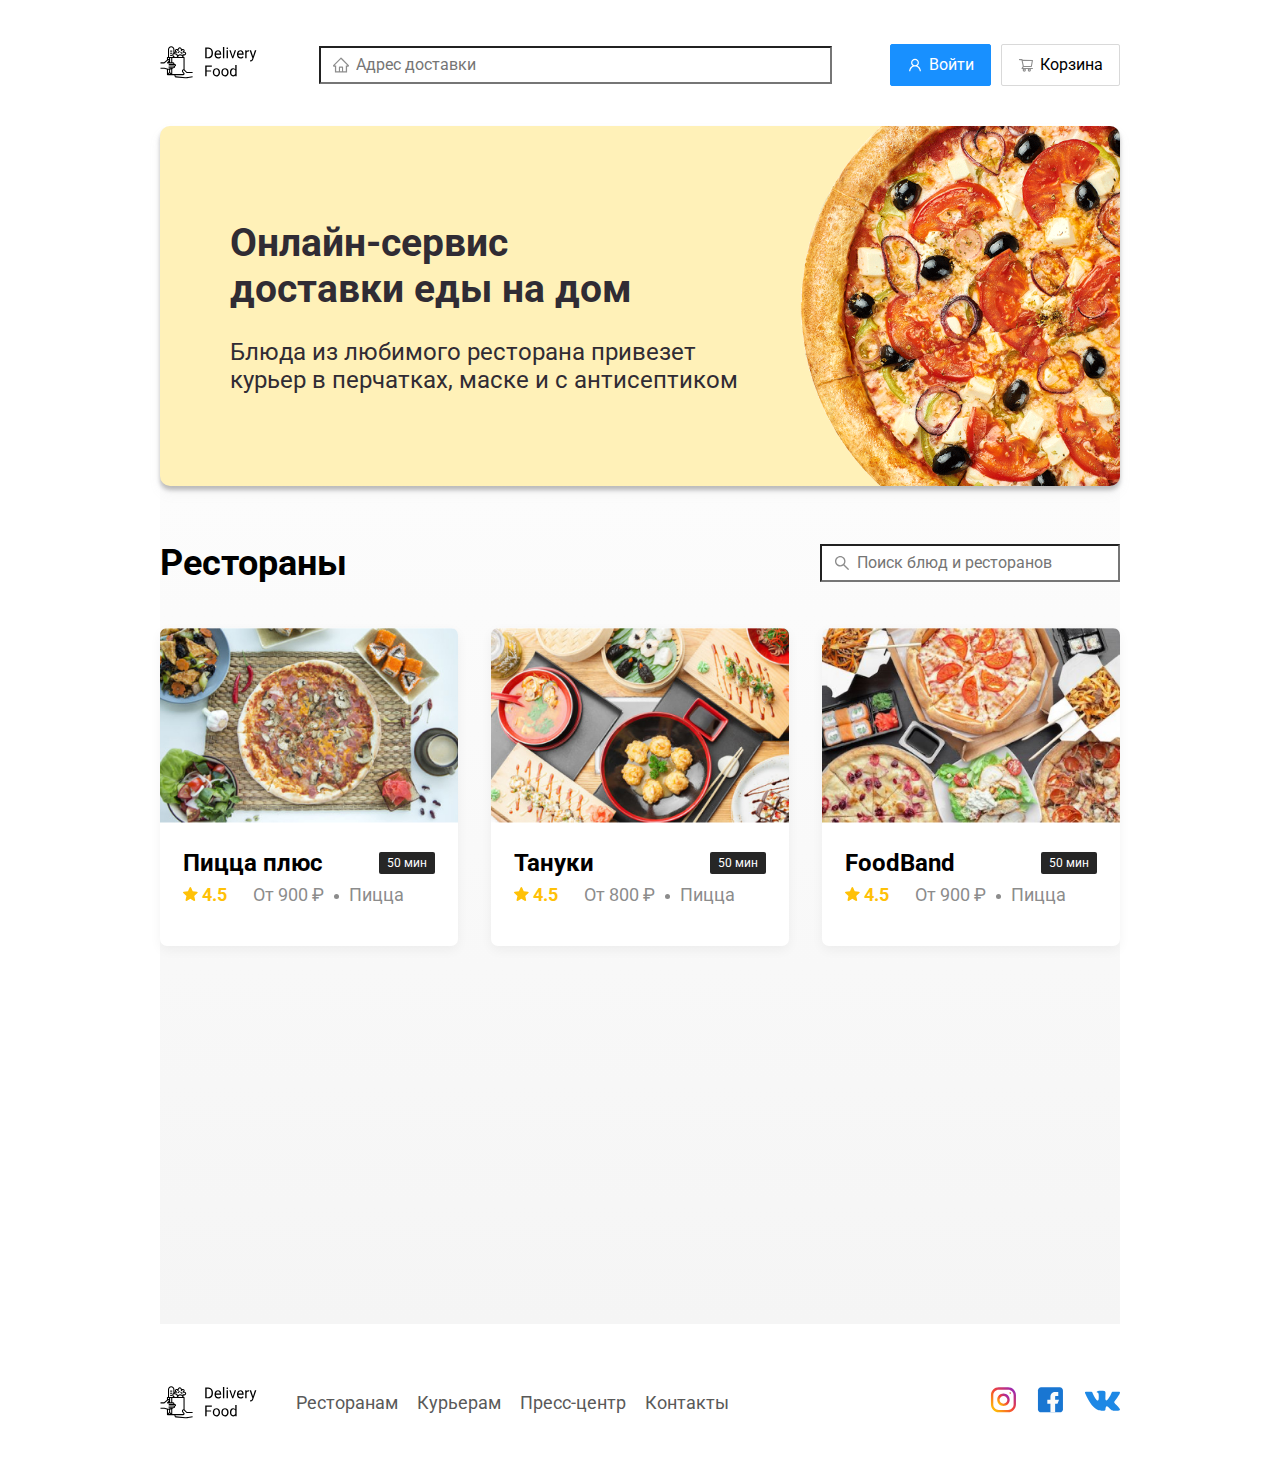
<file: index.html>
<!DOCTYPE html>
<html lang="ru">

<head>
	<meta charset="UTF-8" />
	<meta name= "viewport" content="width=device-width, initial-scale=1.0" />
	<title>Delivery Food - доставка еды на дом</title>
	<link rel="stylesheet" href="src/css/normalize.css" />
	<link rel="stylesheet" href="src/css/animate.css" />
	<link rel="stylesheet" href="src/css/style.css"/>
	<link href="https://fonts.googleapis.com/css2?family=Roboto:wght@400;700&display=swap" rel="stylesheet" />
</head>

<body>
	<!-- Шапка сайта -->
	<div class="container">		
		<header class="header">
			<!-- Логотип -->
			<a href="#" class="header-logo"><img src="src/img/logo.svg" alt="logo" class="logo"/></a>
			<!-- Поле ввода адреса -->
			<input type="text" class="input input-address" placeholder="Адрес доставки" />
			<!-- Блок с кнопками -->
			<div class="buttons">
				<button class="button button-primary">
					<img src="src/img/user.svg" alt="user" class="button-icon">
					<span class="button-text">Войти</span>
				</button>
				<button class="button">
					<img src="src/img/shopping-cart.svg" alt="shopping-cart" class="button-icon">
					<span class="button-text">Корзина</span>
				</button>
			</div>
		</header>
		<main class="main">
			<div class="container">
				<section class="promo">
					<h1 class="promo-title">Онлайн-сервис <br /> доставки еды на дом</h1>
					<p class="promo-text">Блюда из любимого ресторана привезет курьер в перчатках, маске и с антисептиком</p>
				</section>
				<!-- /.promo -->
				<section class="restaurants">
					<div class="section-heading">
						<h2 class="section-title">Рестораны</h2>
						<input type="text" class="input input-search" placeholder="Поиск блюд и ресторанов">
					</div>
					<!-- section-heading -->
					<div class="cards">
						<div class="card wow fadeInUp" data-wow-delay="0.1s">
							<img src="src/img/image00.jpg" alt="image" class="card-image" />
							<div class="card-text">
								<div class="card-heading">
									<h3 class="card-title"><a href="#" class="restaurant-link">Пицца плюс</a></h3>
									<span class="card-tag tag">50 мин</span>
								</div>
								<!-- /.card-heading -->
								<div class="card-info">
									<div class="rating">
										<img src="src/img/rating.svg" alt="rating" class="rating-star" />
									4.5</div>
									<div class="price">От 900 ₽</div>
									<div class="category">Пицца</div>
								</div>
								<!-- /.card-info -->
							</div>
							<!-- /card-text -->
						</div>
						<!-- /.card -->
						
						<div class="card wow fadeInUp" data-wow-delay="0.2s">
							<img src="src/img/image01.jpg" alt="image" class="card-image" />
							<div class="card-text">
								<div class="card-heading">
									<h3 class="card-title"><a href="restaurant.html" class="restaurant-link">Тануки</a></h3>
									<span class="card-tag tag">50 мин</span>
								</div>
								<!-- /.card-heading -->
								<div class="card-info">
									<div class="rating">
										<img src="src/img/rating.svg" alt="rating" class="rating-star" />
									4.5</div>
									<div class="price">От 800 ₽</div>
									<div class="category">Пицца</div>
								</div>
								<!-- /.card-info -->
							</div>
							<!-- /card-text -->
						</div>
						<!-- /.card -->

						<div class="card wow fadeInUp" data-wow-delay="0.3s">
							<img src="src/img/image02.jpg" alt="image" class="card-image" />
							<div class="card-text">
								<div class="card-heading">
									<h3 class="card-title"><a href="#" class="restaurant-link">FoodBand</a></h3>
									<span class="card-tag tag">50 мин</span>
								</div>
								<!-- /.card-heading -->
								<div class="card-info">
									<div class="rating">
										<img src="src/img/rating.svg" alt="rating" class="rating-star" />
									4.5</div>
									<div class="price">От 900 ₽</div>
									<div class="category">Пицца</div>
								</div>
								<!-- /.card-info -->
							</div>
							<!-- /card-text -->
						</div>
						<!-- /.card -->

						<div class="card wow fadeInUp" data-wow-delay="0.1s">
							<img src="src/img/image03.jpg" alt="image" class="card-image" />
							<div class="card-text">
								<div class="card-heading">
									<h3 class="card-title"><a href="#" class="restaurant-link">Жадина-пицца</a></h3>
									<span class="card-tag tag">50 мин</span>
								</div>
								<!-- /.card-heading -->
								<div class="card-info">
									<div class="rating">
										<img src="src/img/rating.svg" alt="rating" class="rating-star" />
									4.5</div>
									<div class="price">От 780 ₽</div>
									<div class="category">Пицца</div>
								</div>
								<!-- /.card-info -->
							</div>
							<!-- /card-text -->
						</div>
						<!-- /.card -->

						<div class="card wow fadeInUp" data-wow-delay="0.2s">
							<img src="src/img/image04.jpg" alt="image" class="card-image" />
							<div class="card-text">
								<div class="card-heading">
									<h3 class="card-title"><a href="#" class="restaurant-link">Точка еды</a></h3>
									<span class="card-tag tag">50 мин</span>
								</div>
								<!-- /.card-heading -->
								<div class="card-info">
									<div class="rating">
										<img src="src/img/rating.svg" alt="rating" class="rating-star" />
									4.5</div>
									<div class="price">От 850 ₽</div>
									<div class="category">Пицца</div>
								</div>
								<!-- /.card-info -->
							</div>
							<!-- /card-text -->
						</div>
						<!-- /.card -->

						<div class="card wow fadeInUp" data-wow-delay="0.3s">
							<img src="src/img/image05.jpg" alt="image" class="card-image" />
							<div class="card-text">
								<div class="card-heading">
									<h3 class="card-title"><a href="#" class="restaurant-link">PizzaBurger</a></h3>
									<span class="card-tag tag">50 мин</span>
								</div>
								<!-- /.card-heading -->
								<div class="card-info">
									<div class="rating">
										<img src="src/img/rating.svg" alt="rating" class="rating-star" />
									4.5</div>
									<div class="price">От 750 ₽</div>
									<div class="category">Пицца</div>
								</div>
								<!-- /.card-info -->
							</div>
							<!-- /card-text -->
						</div>
						<!-- /.card -->
					</div>
					<!-- /.cards -->
				</section>
			</div>
			<!-- ./container -->
		</main>	
		<!-- /.main -->
		<div class="footer">
			<div class="container">
				<div class="footer-block">
					<img src="src/img/logo.svg" alt="logo" class="logo footer-logo" />
					<nav class="footer-nav">
						<a href="#" class="footer-link">Ресторанам</a>
						<a href="#" class="footer-link">Курьерам</a>
						<a href="#" class="footer-link">Пресс-центр</a>
						<a href="#" class="footer-link">Контакты</a>
					</nav>
					<!-- /.footer-nav -->
					<div class="social-links">
						<a href="#" class="social-link"><img src="src/img/instagram.svg" alt="instagram"></a>
						<a href="#" class="social-link"><img src="src/img/fb.svg" alt="facebook"></a>
						<a href="#" class="social-link"><img src="src/img/vk.svg" alt="В Контакте"></a>
					</div>
					<!-- /.social-links -->
				</div>
				<!-- /.footer-block -->
			</div>
			<!-- /.container -->
		</div>
		<!-- /.footer -->
	</div>
	<!-- /.container -->
	<script src="src/js/wow.min.js"></script>
	<script src="src/js/main.js"></script>
</body>
</html>
</file>
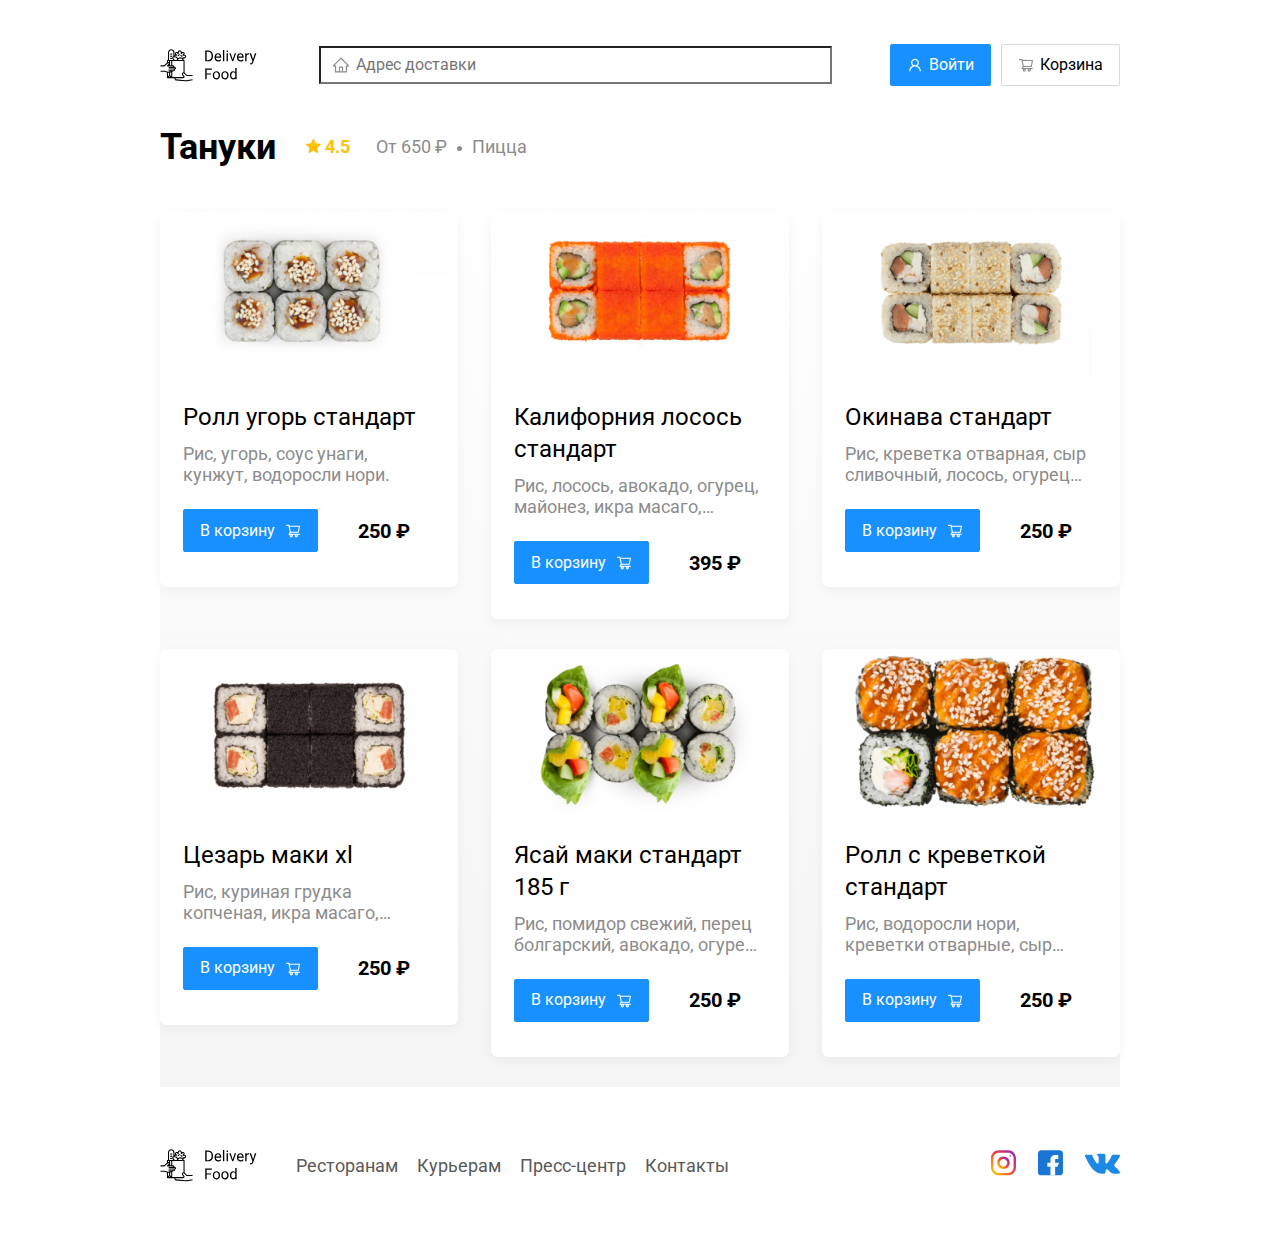
<file: restaurant.html>
<!DOCTYPE html>
<html lang="ru">

<head>
	<meta charset="UTF-8" />
	<meta name= "viewport" content="width=device-width, initial-scale=1.0" />
	<title>Тануки - доставка еды на дом</title>
	<link rel="stylesheet" href="src/css/normalize.css" />
	<link rel="stylesheet" href="src/css/animate.css" />
	<link rel="stylesheet" href="src/css/style.css" />
	<link href="https://fonts.googleapis.com/css2?family=Roboto:wght@400;700&display=swap" rel="stylesheet" />
</head>

<body>
	<!-- Шапка сайта -->
	<div class="container">		
		<header class="header">
			<!-- Логотип -->
			<img src="src/img/logo.svg" alt="logo" class="logo"/>
			<!-- Поле ввода адреса -->
			<input type="text" class="input input-address" placeholder="Адрес доставки" />
			<!-- Блок с кнопками -->
			<div class="buttons">
				<button class="button button-primary">
					<img src="src/img/user.svg" alt="user" class="button-icon">
					<span class="button-text">Войти</span>
				</button>
				<button class="button" id="card-button">
					<img src="src/img/shopping-cart.svg" alt="shopping-cart" class="button-icon">
					<span class="button-text">Корзина</span>
				</button>
			</div>
		</header>
		<main class="main">
			<div class="container">
				<section class="restaurants">
					<div class="section-heading">
						<h2 class="section-title">Тануки</h2>
						<div class="card-info">
							<div class="rating">
								<img src="src/img/rating.svg" alt="rating" class="rating-star" />
							4.5
							</div>
							<div class="price">От 650 ₽</div>
							<div class="category">Пицца</div>
						</div>
						<!-- /.card-info -->
					</div>
					<!-- section-heading -->
					<div class="cards">
						<div class="card wow fadeInUp" data-wow-delay="0.1s">
							<img src="src/img/eel-fish roll.jpg" alt="image" class="card-image" />
							<div class="card-text">
								<div class="card-heading">
									<h3 class="card-title card-title-reg">Ролл угорь стандарт</h3>
								</div>
								<!-- /.card-heading -->
								<div class="restaurant-info">
									<div class="ingridients">Рис, угорь, соус унаги, кунжут, водоросли нори.</div>
								</div>
								<!-- /.restaurant-info -->
								<div class="card-buttons">
									<button class="button button-primary">
										<span class="button-card-text">В корзину</span>
										<img src="src/img/shopping-cart-white.svg" alt="shopping-cart" class="button-card-image">
									</button>
									<strong class="card-price-bold">250 ₽</strong>
								</div>
								<!-- /.card-buttons -->
							</div>
							<!-- /card-text -->
						</div>
						<!-- /.card -->
						
						<div class="card wow fadeInUp" data-wow-delay="0.2s">
							<img src="src/img/salmon-roll.jpg" alt="image" class="card-image" />
							<div class="card-text">
								<div class="card-heading">
									<h3 class="card-title card-title-reg">Калифорния лосось стандарт</h3>
								</div>
								<!-- /.card-heading -->
								<div class="restaurant-info">
									<div class="ingridients">Рис, лосось, авокадо, огурец, майонез, икра масаго, водоросли нори.</div>
								</div>
								<!-- /.restaurant-info -->
								<div class="card-buttons">
									<button class="button button-primary">
										<span class="button-card-text">В корзину</span>
										<img src="src/img/shopping-cart-white.svg" alt="shopping-cart" class="button-card-image">
									</button>
									<strong class="card-price-bold">395 ₽</strong>
								</div>
								<!-- /.card-buttons -->
							</div>
							<!-- /card-text -->
						</div>
						<!-- /.card -->

						<div class="card wow fadeInUp" data-wow-delay="0.3s">
							<img src="src/img/okinava-standart-roll.jpg" alt="image" class="card-image" />
							<div class="card-text">
								<div class="card-heading">
									<h3 class="card-title card-title-reg">Окинава стандарт</h3>
								</div>
								<!-- /.card-heading -->
								<div class="restaurant-info">
									<div class="ingridients"> Рис, креветка отварная, сыр сливочный, лосось, огурец свежий.</div>
								</div>
								<!-- /.restaurant-info -->
								<div class="card-buttons">
									<button class="button button-primary">
										<span class="button-card-text">В корзину</span>
										<img src="src/img/shopping-cart-white.svg" alt="shopping-cart" class="button-card-image">
									</button>
									<strong class="card-price-bold">250 ₽</strong>
								</div>
								<!-- /.card-buttons -->
							</div>
							<!-- /card-text -->
						</div>
						<!-- /.card -->

						<div class="card wow fadeInUp" data-wow-delay="0.1s">
							<img src="src/img/cezar-maki-xl.jpg" alt="image" class="card-image" />
							<div class="card-text">
								<div class="card-heading">
									<h3 class="card-title card-title-reg">Цезарь маки хl</h3>
								</div>
								<!-- /.card-heading -->
								<div class="restaurant-info">
									<div class="ingridients">Рис, куриная грудка копченая, икра масаго, томат, айсберг, соус цезарь.</div>
								</div>
								<!-- /.restaurant-info -->
								<div class="card-buttons">
									<button class="button button-primary">
										<span class="button-card-text">В корзину</span>
										<img src="src/img/shopping-cart-white.svg" alt="shopping-cart" class="button-card-image">
									</button>
									<strong class="card-price-bold">250 ₽</strong>
								</div>
								<!-- /.card-buttons -->
							</div>
							<!-- /card-text -->
						</div>
						<!-- /.card -->

						<div class="card wow fadeInUp" data-wow-delay="0.2s">
							<img src="src/img/yasai-maki-standart.jpg" alt="image" class="card-image" />
							<div class="card-text">
								<div class="card-heading">
									<h3 class="card-title card-title-reg">Ясай маки стандарт 185 г</h3>
								</div>
								<!-- /.card-heading -->
								<div class="restaurant-info">
									<div class="ingridients">Рис, помидор свежий, перец болгарский, авокадо, огурец, айсберг.</div>
								</div>
								<!-- /.restaurant-info -->
								<div class="card-buttons">
									<button class="button button-primary">
										<span class="button-card-text">В корзину</span>
										<img src="src/img/shopping-cart-white.svg" alt="shopping-cart" class="button-card-image">
									</button>
									<strong class="card-price-bold">250 ₽</strong>
								</div>
								<!-- /.card-buttons -->
							</div>
							<!-- /card-text -->
						</div>
						<!-- /.card -->

						<div class="card wow fadeInUp" data-wow-delay="0.3s">
							<img src="src/img/shrimp-roll.jpg" alt="image" class="card-image" />
							<div class="card-text">
								<div class="card-heading">
									<h3 class="card-title card-title-reg">Ролл с креветкой стандарт</h3>
								</div>
								<!-- /.card-heading -->
								<div class="restaurant-info">
									<div class="ingridients">Рис, водоросли нори, креветки отварные, сыр сливочный, огурцы.</div>
								</div>
								<!-- /.restaurant-info -->
								<div class="card-buttons">
									<button class="button button-primary">
										<span class="button-card-text">В корзину</span>
										<img src="src/img/shopping-cart-white.svg" alt="shopping-cart" class="button-card-image">
									</button>
									<strong class="card-price-bold">250 ₽</strong>
								</div>
								<!-- /.card-buttons -->
							</div>
							<!-- /card-text -->
						</div>
						<!-- /.card -->
					
					</div>
					<!-- /.cards -->
				</section>
			</div>
			<!-- ./container -->
		</main>	
		<!-- /.main -->
		<div class="footer">
			<div class="container">
				<div class="footer-block">
					<img src="src/img/logo.svg" alt="logo" class="logo footer-logo" />
					<nav class="footer-nav">
						<a href="#" class="footer-link">Ресторанам</a>
						<a href="#" class="footer-link">Курьерам</a>
						<a href="#" class="footer-link">Пресс-центр</a>
						<a href="#" class="footer-link">Контакты</a>
					</nav>
					<!-- /.footer-nav -->
					<div class="social-links">
						<a href="#" class="social-link"><img src="src/img/instagram.svg" alt="instagram"></a>
						<a href="#" class="social-link"><img src="src/img/fb.svg" alt="facebook"></a>
						<a href="#" class="social-link"><img src="src/img/vk.svg" alt="В Контакте"></a>
					</div>
					<!-- /.social-links -->
				</div>
				<!-- /.footer-block -->
			</div>
			<!-- /.container -->
		</div>
		<!-- /.footer -->
	</div>
	<!-- /.container -->

	<div class="modal">
		<div class="modal-dialog">
			<div class="modal-header">
				<h3 class="modal-title">Корзина</h3>
				<button class="close">&times;</button>
			</div>
			<!-- /.modal-header -->
			<div class="modal-body">
				<div class="food-row">
					<span class="food-name">Ролл угорь стандарт</span>		
					<strong class="food-price">250 ₽</strong>
					<div class="food-counter">
						<button class="counter-button">-</button>
						<span class="counter">1</span>
						<button class="counter-button">+</button>
					</div>
					<!-- /.food-counter -->
				</div>
				<!-- /.food-row -->
				<div class="food-row">
					<span class="food-name">Калифорния лосось стандарт</span>		
					<strong class="food-price">395 ₽</strong>
					<div class="food-counter">
						<button class="counter-button">-</button>
						<span class="counter">1</span>
						<button class="counter-button">+</button>
					</div>
					<!-- /.food-counter -->
				</div>
				<!-- /.food-row -->
				<div class="food-row">
					<span class="food-name">Окинава стандарт</span>		
					<strong class="food-price">250 ₽</strong>
					<div class="food-counter">
						<button class="counter-button">-</button>
						<span class="counter">1</span>
						<button class="counter-button">+</button>
					</div>
					<!-- /.food-counter -->
				</div>
				<!-- /.food-row -->
				<div class="food-row">
					<span class="food-name">Цезарь маки хl</span>		
					<strong class="food-price">250 ₽</strong>
					<div class="food-counter">
						<button class="counter-button">-</button>
						<span class="counter">1</span>
						<button class="counter-button">+</button>
					</div>
					<!-- /.food-counter -->
				</div>
				<!-- /.food-row -->
				<div class="food-row">
					<span class="food-name">Ясай маки стандарт 185 г</span>		
					<strong class="food-price">250 ₽</strong>
					<div class="food-counter">
						<button class="counter-button">-</button>
						<span class="counter">1</span>
						<button class="counter-button">+</button>
					</div>
					<!-- /.food-counter -->
				</div>
				<!-- /.food-row -->
				<div class="food-row">
					<span class="food-name">Ролл с креветкой стандарт</span>		
					<strong class="food-price">250 ₽</strong>
					<div class="food-counter">
						<button class="counter-button">-</button>
						<span class="counter">1</span>
						<button class="counter-button">+</button>
					</div>
					<!-- /.food-counter -->
				</div>
				<!-- /.food-row -->
			</div>
			<!-- /.modal-body -->
			<div class="modal-footer">
				<span class="modal-price-tag">1250 ₽</span>
				<div class="footer-buttons">
					<button class="button button-primary">Оформить заказ</button>
					<button class="button">Отмена</button>
				</div>
				<!-- /.footer-buttons -->
			</div>
			<!-- /.modal-footer -->
		</div>
		<!-- /.modal-dialog -->
	</div>
	<!-- /.modal -->
	<script src="src/js/wow.min.js"></script>
	<script src="src/js/main.js"></script>
</body>
</html>
</file>
<file: src/css/style.css>
*{
	box-sizing: border-box;
}

body {font-family: 'Roboto', sans-serif;
			padding-top: 44px;
}

.container {
	max-width: 1200px;
	margin: auto;
}

.header {
	display: flex;
	align-items: center;
	justify-content: space-between;
	margin-bottom: 40px;
}

.input: {
	background: #FFFFFF;
	border: 1px solid #D9D9D9;
	border-radius: 2px;
	font-size: 16px;
	line-height: 24px;
}

.input-address, .input-search {
	padding: 8px;
	background-position: left 11px center;
	background-repeat: no-repeat;
	padding-left: 35px;
}

.input-address {
	
	flex: 0.8;
	background-image: url(../img/home.svg);
}

.input-search {
	background-image: url(../img/search.svg);
	width: 300px;
	margin-left: auto;
}

.buttons {
	display: flex;
	align-items: center;
}

.button {
	display: flex;
	align-items: center;
	padding: 8px 16px;
	background: #FFFFFF;
	border: 1px solid #D9D9D9;
	box-sizing: border-box;
	box-shadow: 0px 0px 2px rgba(0, 0, 0, 0.0015);
	border-radius: 2px;
	font-size: 16px;
	line-height: 24px;
}

.button-primary {
	background: #1890FF;
	border: 1px solid #1890FF;
	color:#FFFFFF;
	margin-right: 10px;
}

.button-icon {
	margin-right: 6px;
	vertical-align: middle;
}

.button-card-text {
	margin-right: 10px;
}

.main {
	background: linear-gradient(180deg, rgba(245, 245, 245, 0) 1.04%, #F5F5F5 100%);
}

.promo {
	box-shadow: 0px 7px 12px rgba(158, 158, 163, 0.1), 0px 4px 4px rgba(0, 0, 0, 0.25);
	background: #FFF1B8 url(../img/promo-image.jpeg) no-repeat top -130px right -250px / 930px;
	border-radius: 10px;
	padding: 68px 70px;
	margin-bottom: 56px;
}

.promo-title {
	font-style: normal;
	font-weight: bold;
	font-size: 39px;
	line-height: 46px;
	color: #302C34;
}

.promo-text {
	font-style: normal;
	font-weight: normal;
	font-size: 24px;
	line-height: 28px;
	color: #302C34;
	max-width: 538px;	
}

.section-heading {
	display: flex;
  	align-items: center;
  	margin-bottom: 44px;
}

.section-title {
	font-style: normal;
	font-weight: bold;
	font-size: 36px;
	line-height: 42px;
	color: #000000;
	margin: 0;
	margin-right: 30px;
}

.cards {
	display: flex;
	align-items: flex-start;
	justify-content: space-between;
	flex-wrap: wrap;
}

.card {
	background: #FFFFFF;
	box-shadow: 0px 4px 12px rgba(0, 0, 0, 0.05);
	border-radius: 7px;
	overflow: hidden;
	margin-bottom: 30px;
	flex-basis: 31%;
}

.card-image {
	max-width: 100%;
	height: auto;
	object-fit: cover;
}

.card-text {
	padding: 20px 23px 35px;
}

.card-heading {
	display: flex;
	align-items: center;
	justify-content: space-between;
}

.card-title {
	margin: 0;
	font-style: normal;
	font-weight: bold;
	font-size: 24px;
	line-height: 32px;
}

.card-title-reg {
	font-weight: 400;
	margin-bottom: 10px;
}

.card-tag {
	font-style: normal;
	font-weight: normal;
	font-size: 12px;
	line-height: 20px;
	color: #FFFFFF;
	background: #262626;
	border-radius: 2px;
	padding: 1px 8px;
}

.card-info, .restaurant-info {
	display: flex;
	align-items: center;
	flex-wrap: wrap;
}

.restaurant-info {
	margin-bottom: 24px;
}

.restaurant-link {
	text-decoration: none;
	color: #000000;
}

.card-buttons {
	display: flex;
	align-items: center;
}

.card-price-bold {
	font-weight: bold;
	font-size: 20px;
	line-height: 32px;
	margin-left: 30px;
}


.rating {
	margin-right: 26px;
	font-weight: bold;
	font-size: 18px;
	line-height: 32px;
	color: #FFC107;
}

.price, 
.category {
	font-size: 18px;
	line-height: 32px;
	color: #8C8C8C;
}

.category {
	text-overflow: ellipsis;
	overflow: hidden;
	white-space: nowrap;
	max-width: 150px;
}

.price {
	margin-right: 10px;
}

.price:after {
	content: "";
	width: 5px;
	height: 5px;
	background-color: #8C8C8C;
	display: inline-block;
	vertical-align: middle;
	border-radius: 50%;
	margin-left: 10px;
}

.ingridients {
	font-size: 18px;
	line-height: 21px;
	color: #8C8C8C;
	display: -webkit-box;
	-webkit-line-clamp: 2;
	-webkit-box-orient: vertical;
	overflow-y: hidden;
}

.footer {
	padding: 60px 0;
}

.footer-block {
	display: flex;
	align-items: center;
	justify-content: space-between;
}

.footer-nav {
	margin-left: 35px;
	margin-right: auto;
}

.footer-link {
	display: inline-block;
	text-decoration: none;
	font-style: normal;
	font-weight: normal;
	font-size: 18px;
	line-height: 21px;
	color: #595959;
}

.footer-link:not(:last-child) {
margin-right: 15px;
}
.social-links {
	display: flex;
	align-items: center;
}
.social-link:not(:last-child) {
	margin-right: 21px;
}

.modal {
	position: fixed;
	left: 0;
	top:0;
	width: 100%;
	height: 100%;
	background: rgba(0, 0, 0, 0.4);
	display: none;
}

.is-open {
	display: flex;
}

.modal-dialog {
	max-width: 780px;
	width: 95%;
	background: #FFFFFF;
	border-radius: 5px;
	margin: auto;
	padding: 40px 45px;
}

.modal-header {
	display: flex;
	align-items: center;
	justify-content: space-between;
	margin-bottom: 45px;
}

.modal-title {
	margin: 0;
	font-weight: bold;
	font-size: 36px;
	line-height: 42px;
	color: #000000;
}

.close {
	font-size: 36px;
	border: none;
	background-color: transparent;
}

.modal-body{
	margin-bottom: 52px;
}

.food-row{
	display: flex;
	align-items: flex-start;
	justify-content: space-between;
	padding-bottom: 8px;
	border-bottom: 1px solid #D9D9D9; 
	margin-bottom: 15px;
}

.food-name {
	font-weight: normal;
	font-size: 18px;
	line-height: 32px;
}

.food-price {
	margin-left: auto;
	margin-right: 47px;
	font-weight: bold;
	font-size: 20px;
	line-height: 32px;
}

.food-counter {
	display: flex;
	align-items: center;
}

.counter-button {
	display: flex;
	align-items: center;
	justify-content: center;
	width: 39px;
	height: 32px;
	background: #FFFFFF;
	border: 1px solid #40A9FF;
	box-sizing: border-box;
	border-radius: 2px;
	font-weight: normal;
	font-size: 14px;
	line-height: 22px;
	color: #40A9FF;
}

.counter {
	font-size: 16px;
	line-height: 24px;
	margin-left: 13px;
	margin-right: 13px;
}

.modal-footer {
	display: flex;
	align-items: center;
	justify-content: space-between;
}

.footer-buttons {
	display: flex;
	align-items: center;
}

.modal-price-tag {
	background: #262626;
	border-radius: 5px;
	color: #FAFAFA;
	padding: 15px 20px;
	font-size: 20px;
	line-height: 23px;
}

@media (max-width: 1366px) {
	.container {
		max-width: 960px;
	}
	.promo {
		background-position: center right -300px;
		background-size: 750px;
	}
}

@media (max-width: 992px) {
	.container {
		max-width: 750px;
	}
	.promo {
		padding: 50px;
		background-size: 500px;
		background-position: center right -200px;		
	}
	.promo-text{
		font-size: 18px;
		max-width: 400px;
	}
	.card {
		flex-basis: 49%;
	}
	.footer-link {
		font-size: 16px;
	}	
}

@media (max-width: 768px) {
	.container {
		max-width: 560px;
	}

	.button-primary{
		margin-left: 5px;
		margin-right: 5px;
	}

	.card-info {
		flex-wrap: wrap;
	}
	.card .rating {
		flex-basis: 100%;
	}
	.card-title {
		font-size: 20px;
	}
	.ingridients {
		font-size: 15px;
	}
	.promo {
		background-size: 400px;
		background-position: bottom 50px right -200px;
	}
	.promo-title {
	font-size: 24px;
	line-height: 1.4;
	}

	.promo-text {
		margin-top: 0;
	}
}

@media (max-width: 578px) {
	.container {
		width: 90%;
	}
	.header {
		flex-wrap: wrap;
	}
	.input-address {
		margin-top: 15px;
		order: 5;
		flex: 1;
	}
	.promo {
		background-image: none;
	}
	.promo-title {
		margin-bottom: 10px;
	}
	.section-title {
		font-size: 20px;		
	}
	.card {
		flex-basis: 100%;
	}
	.card-image {
		width: 100%;
	}
	.footer {
		padding: 30px 0;
	}
	.footer-block {
		align-items: flex-start;
	}
	.footer-nav {
		order: 0;
		margin-left: 0;
		margin-right: 0;
		display: flex;
		flex-direction: column;
	}
	.footer-logo {
		margin-right: 15px;
		order: 1;
	}
	.social-links {
		order: 2;
	}
}

@media (max-width: 480px) {
	.button-text {
		display: none;
	}
	.button-icon {
		margin: 0;
	}
	.button {
		min-height: 40px;
	}

.input-search {
	margin-top: 8px;
	width: 100%;
}

	.promo {
		padding: 15px;
	}	
	.promo-title {
		font-size: 22px;
	}
	.section-heading {
		flex-wrap: wrap;
	}
	.footer-block {
		flex-wrap: wrap;
		flex-direction: column;
		align-items: center;
	}
	.footer-logo {
		order:0;
		margin-bottom: 20px;
	}
	.footer-nav {
		margin-bottom: 20px;
		text-align: center;
	}
	.footer-link:not(last-child) {
		margin-right: 0;
	}
}
</file>
